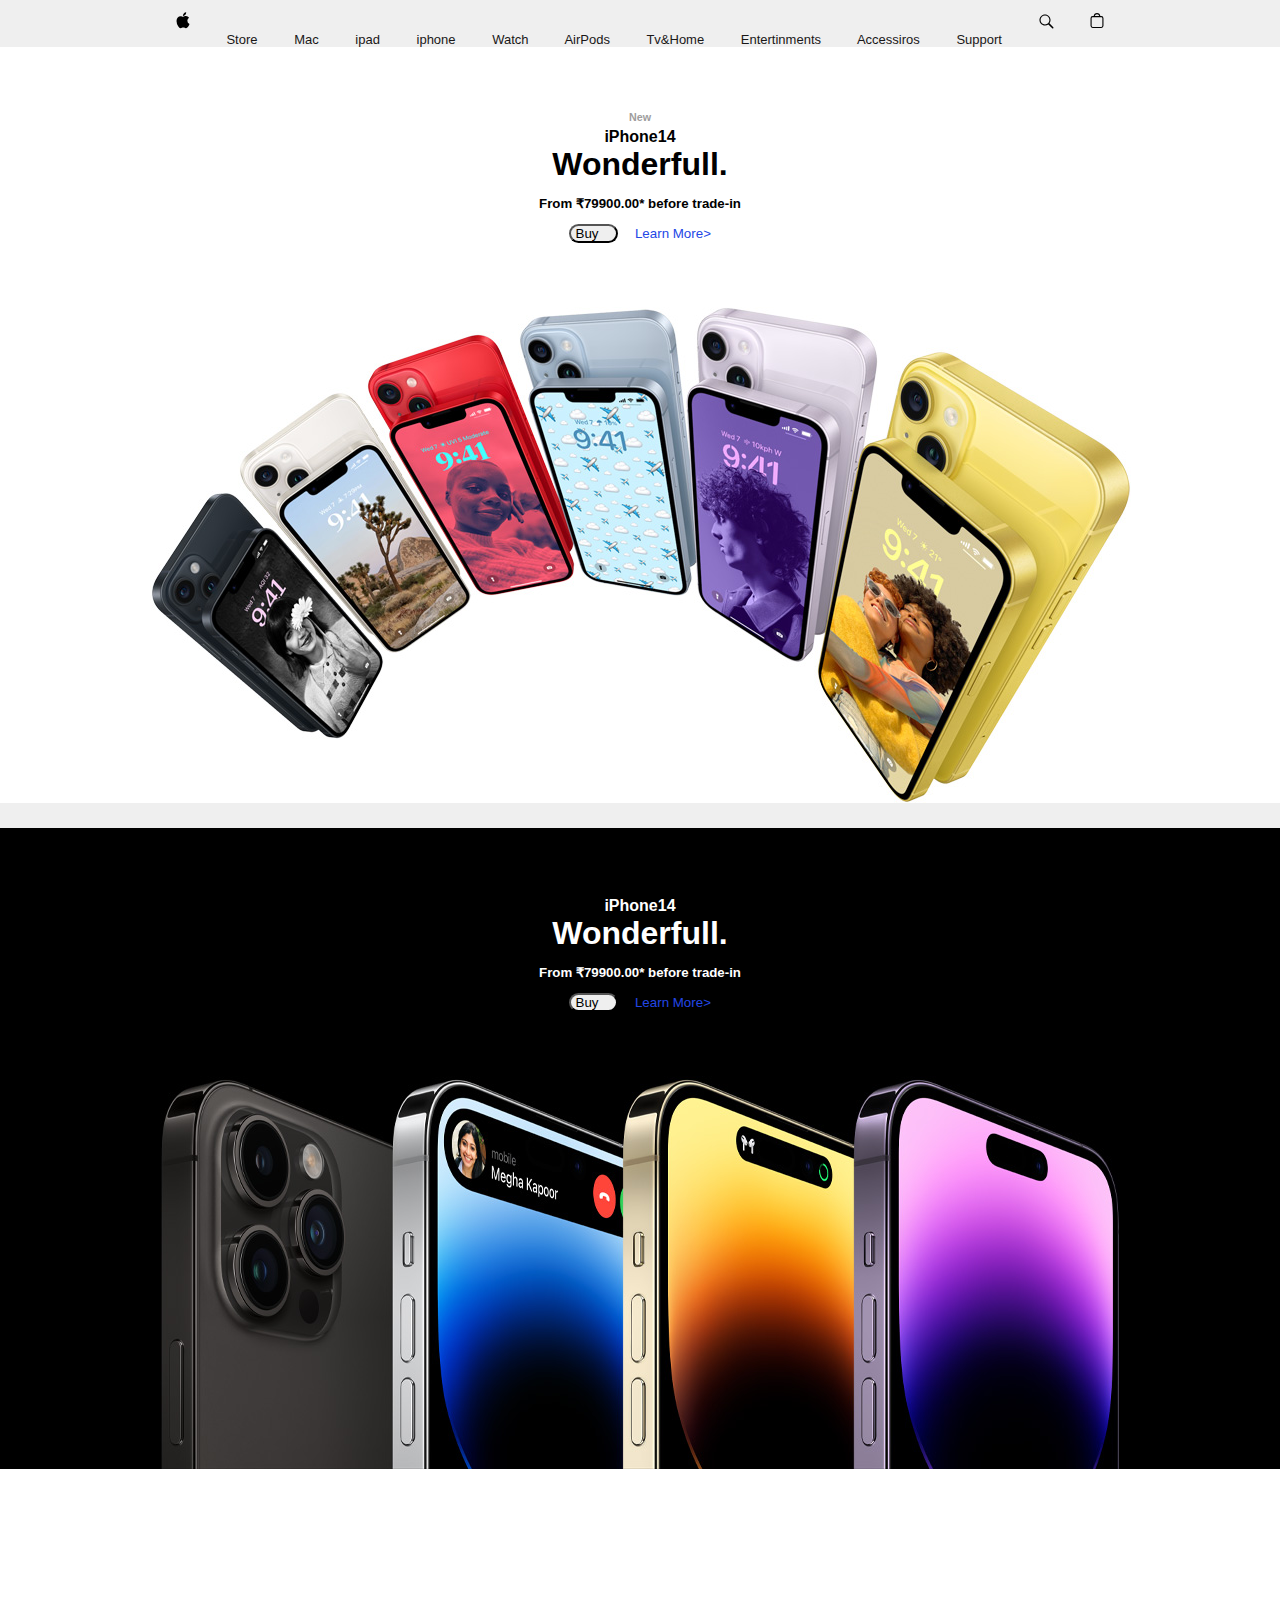
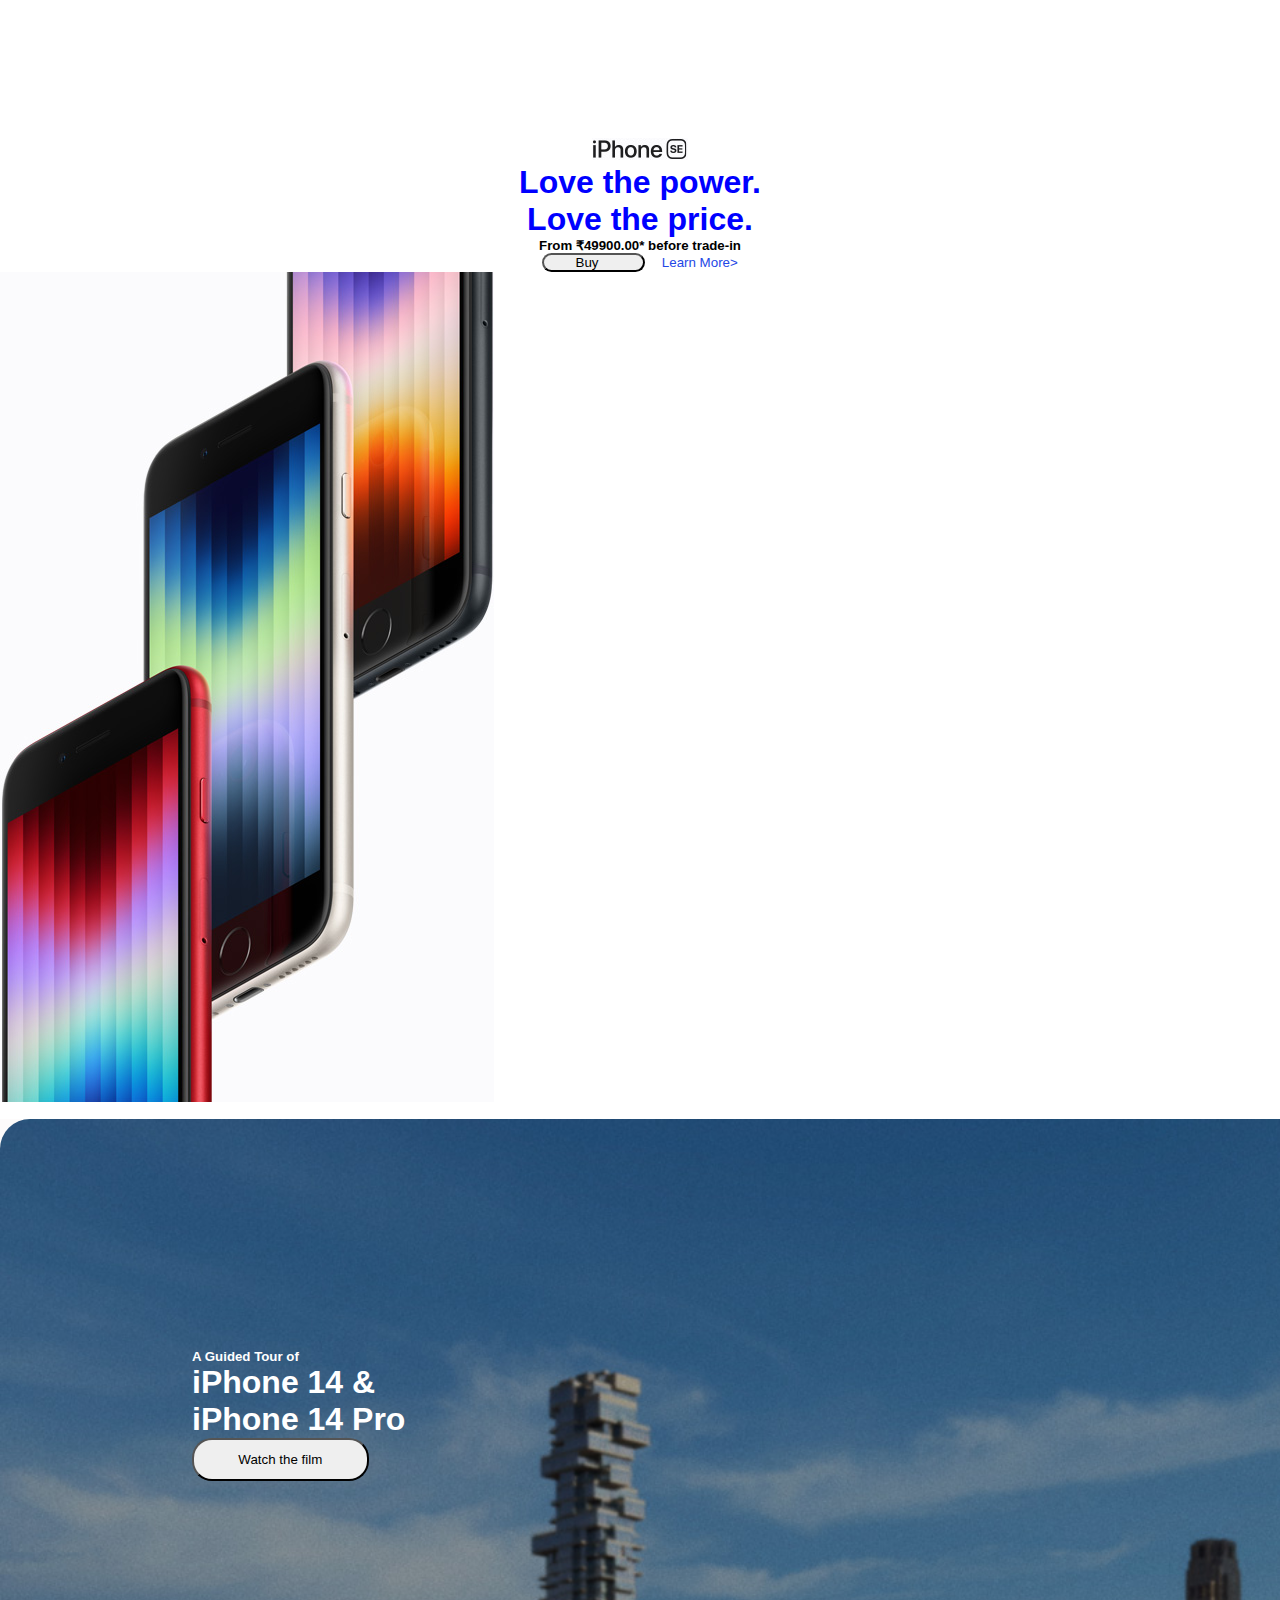
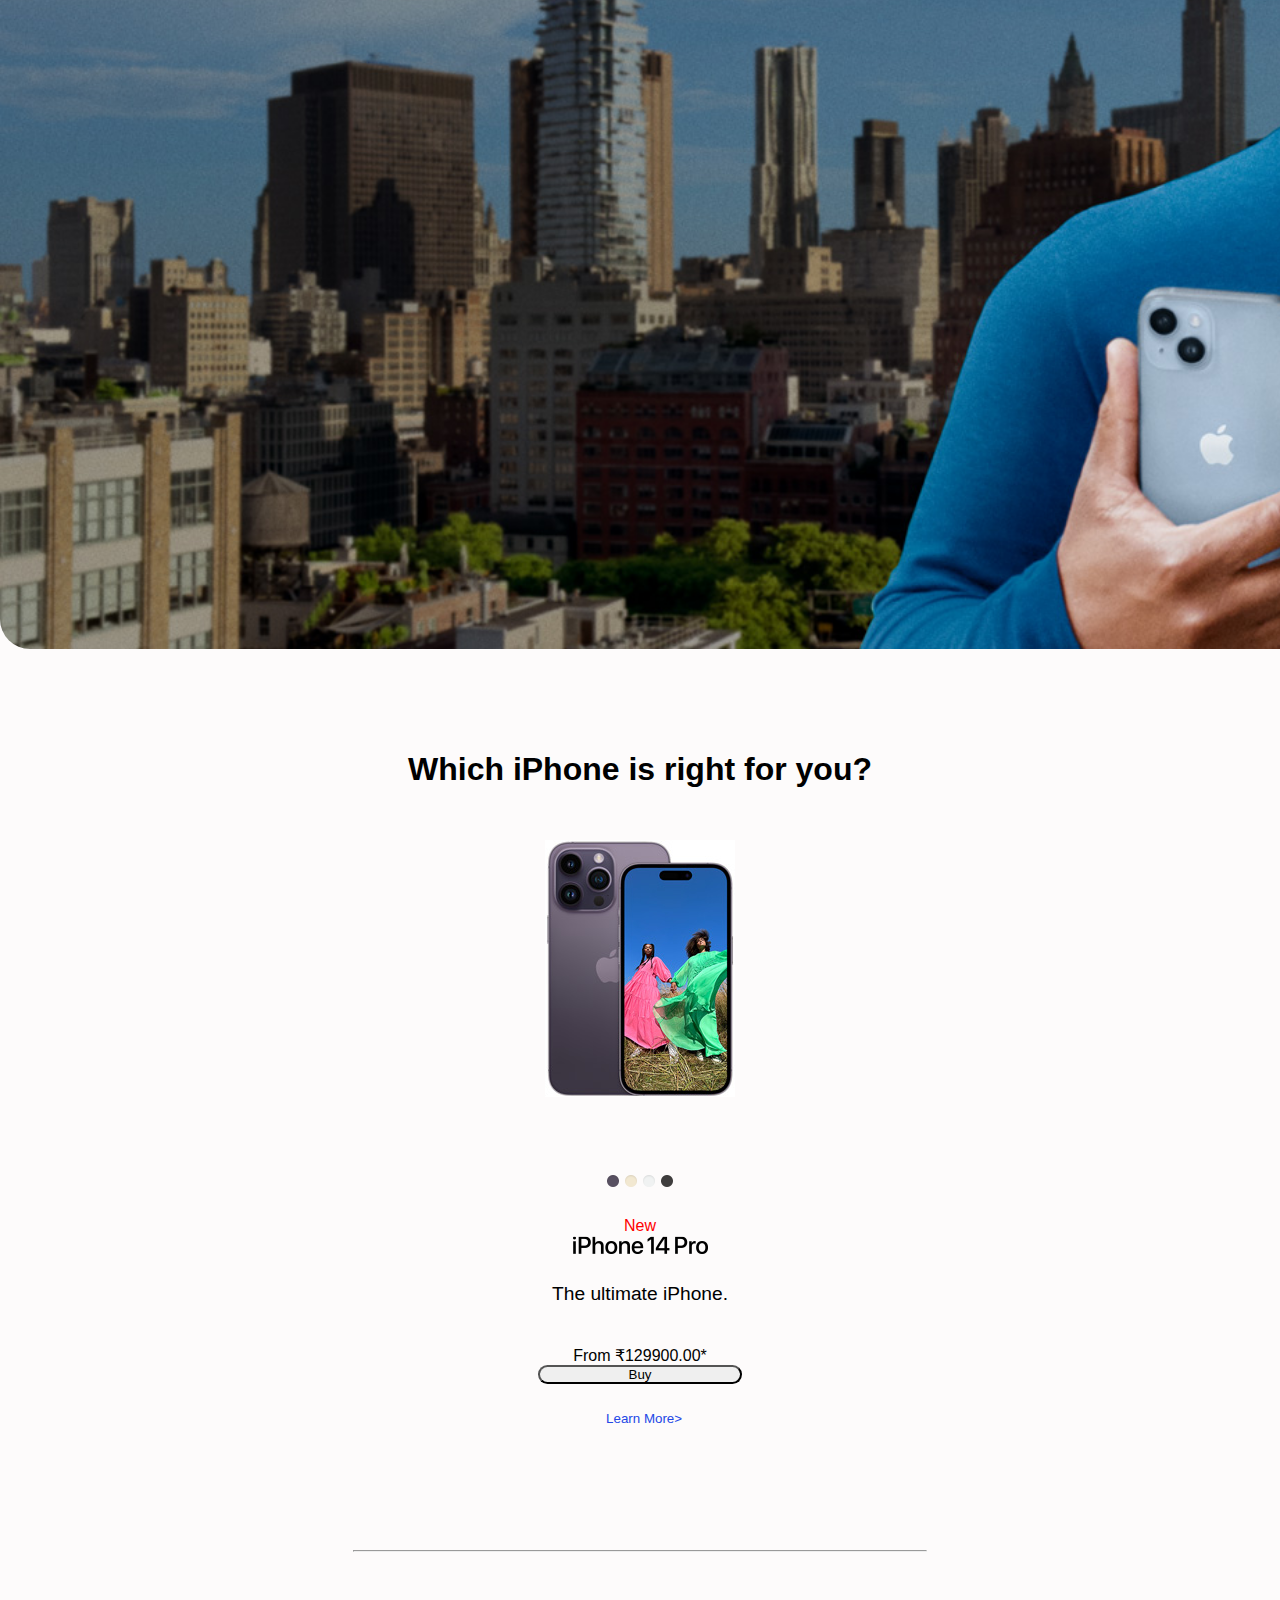
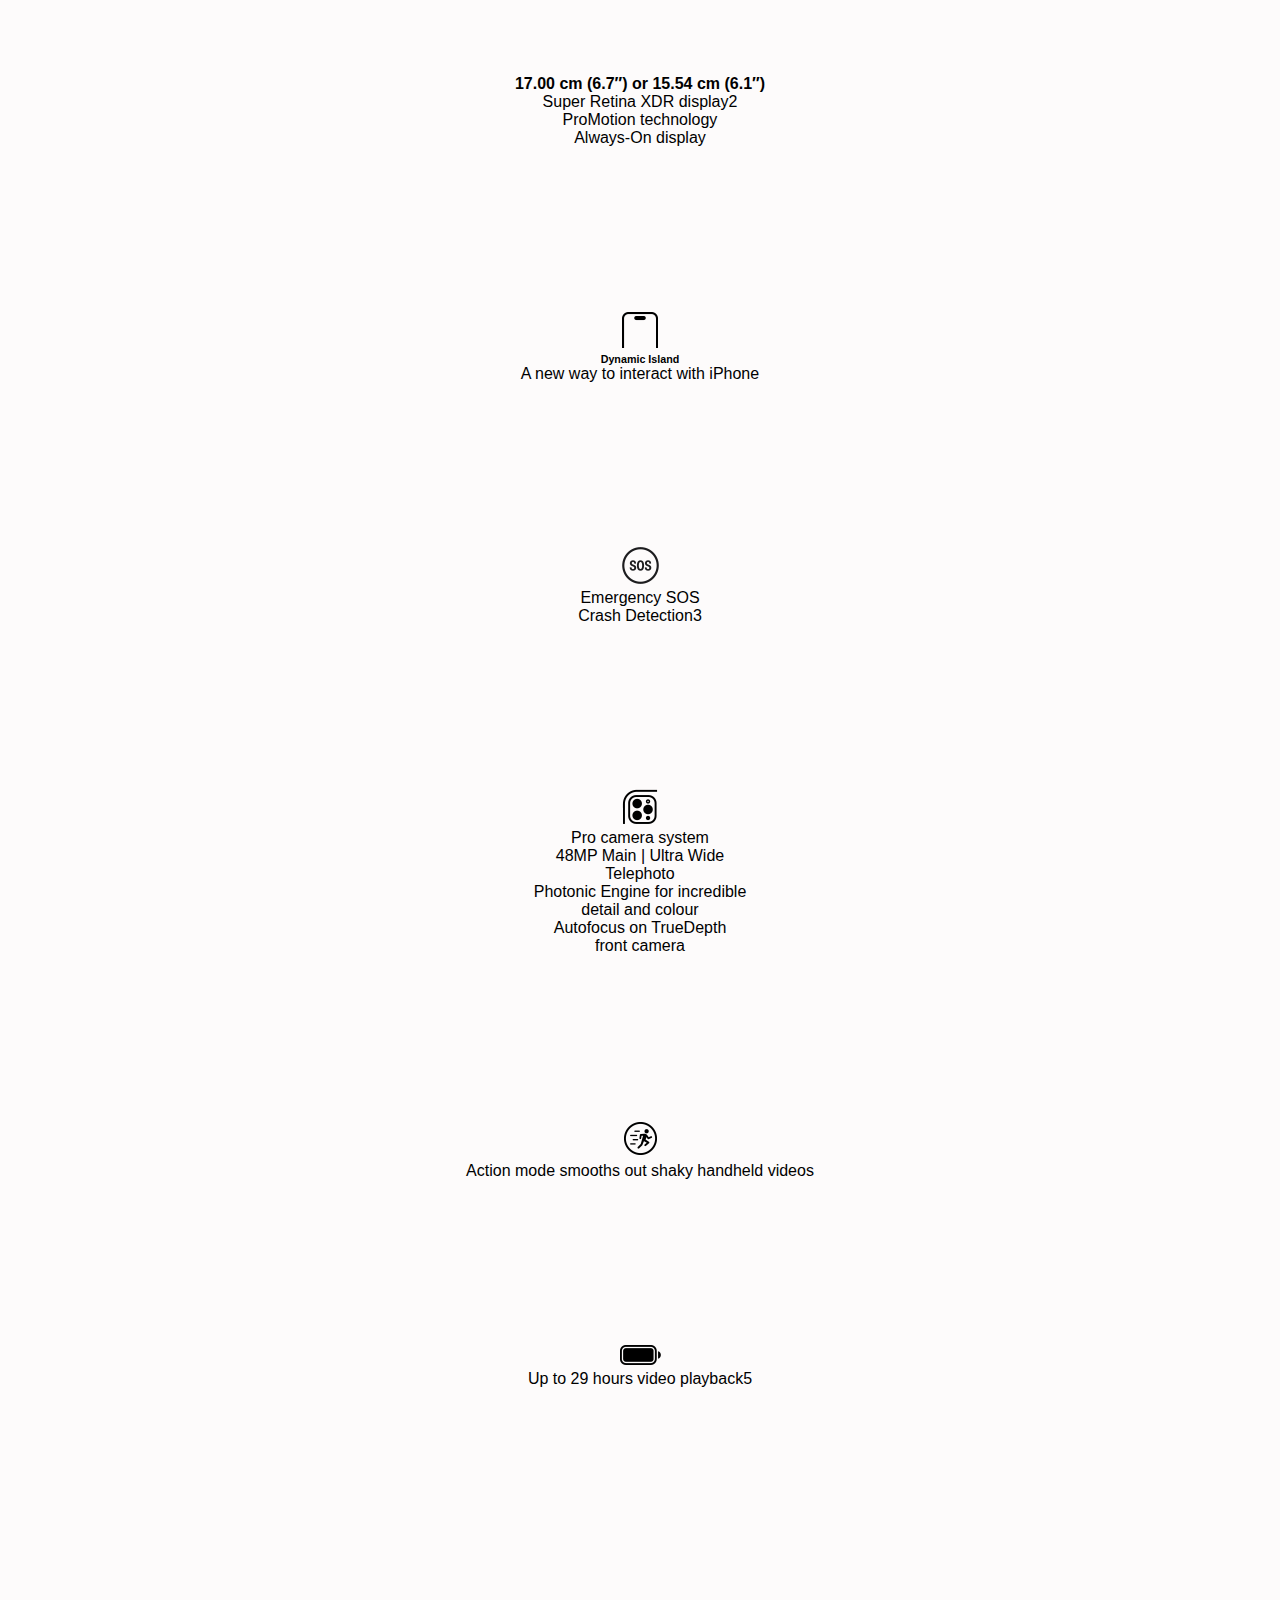
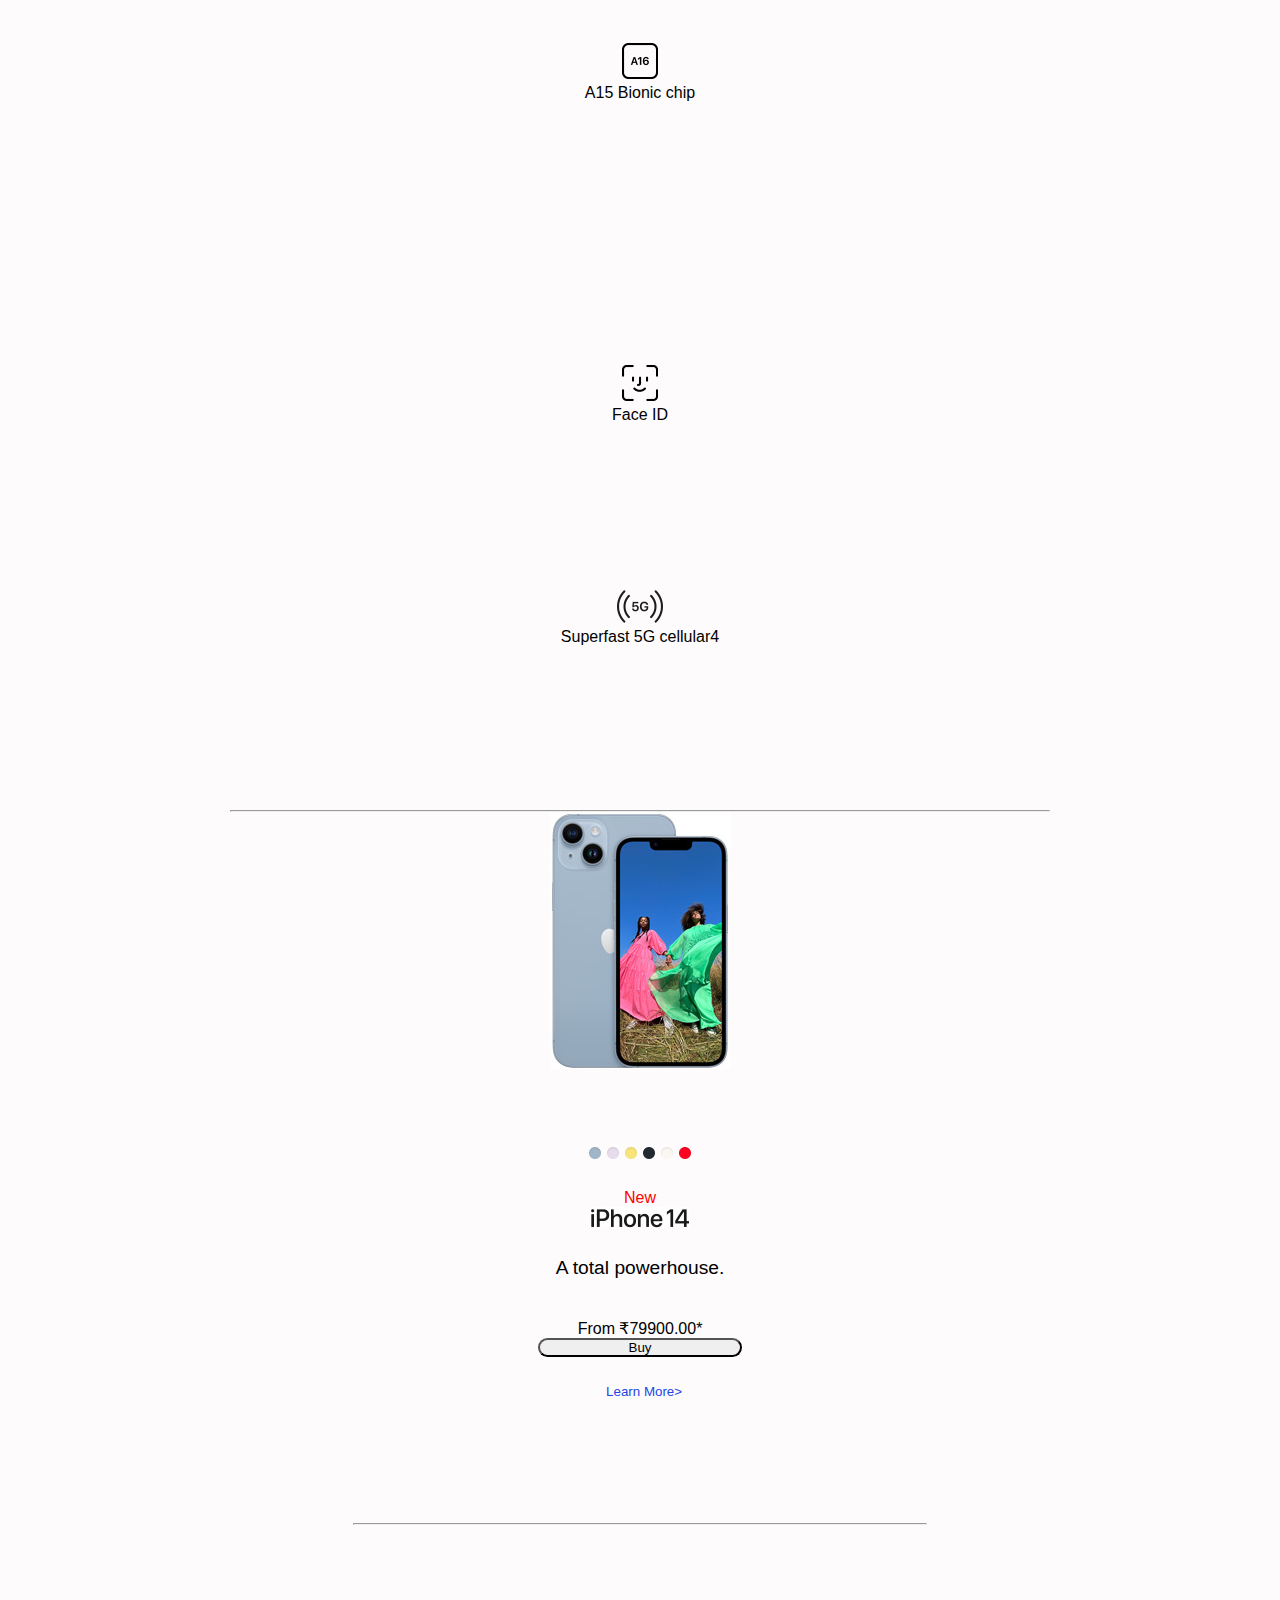
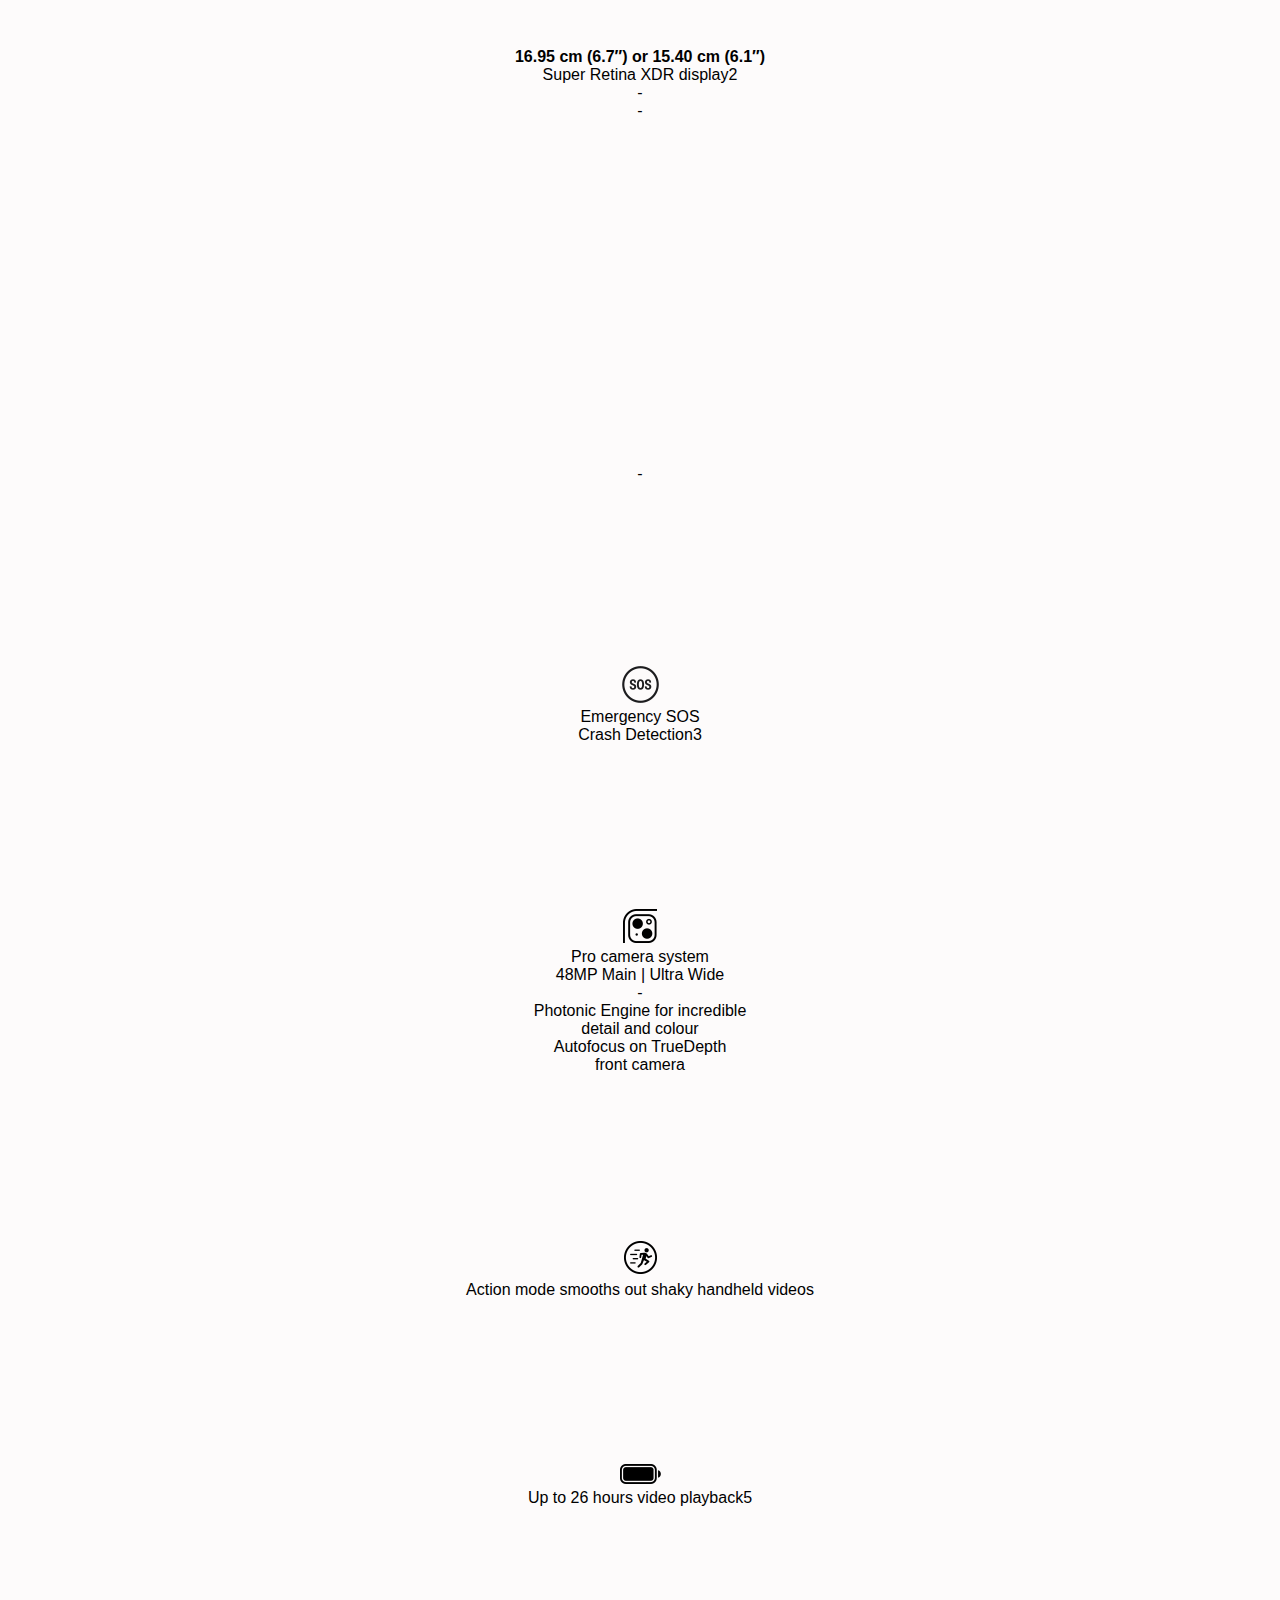
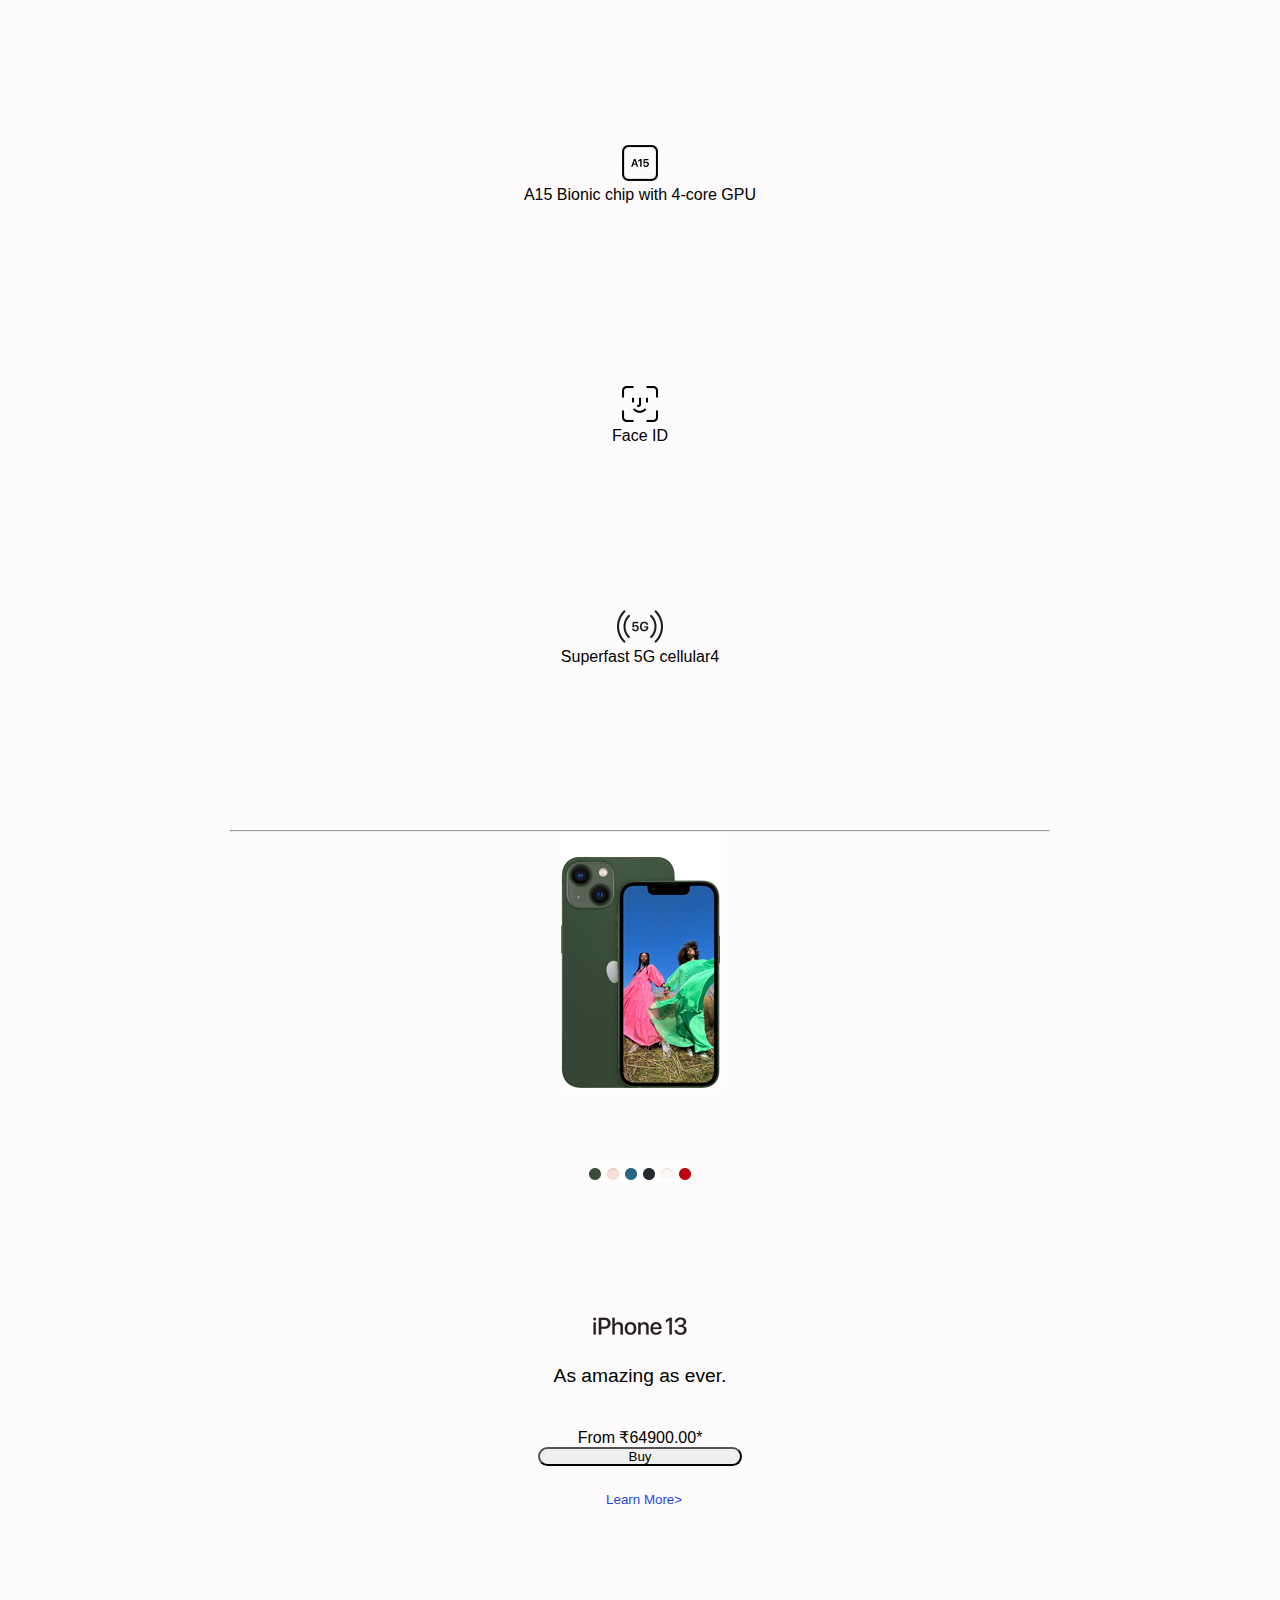
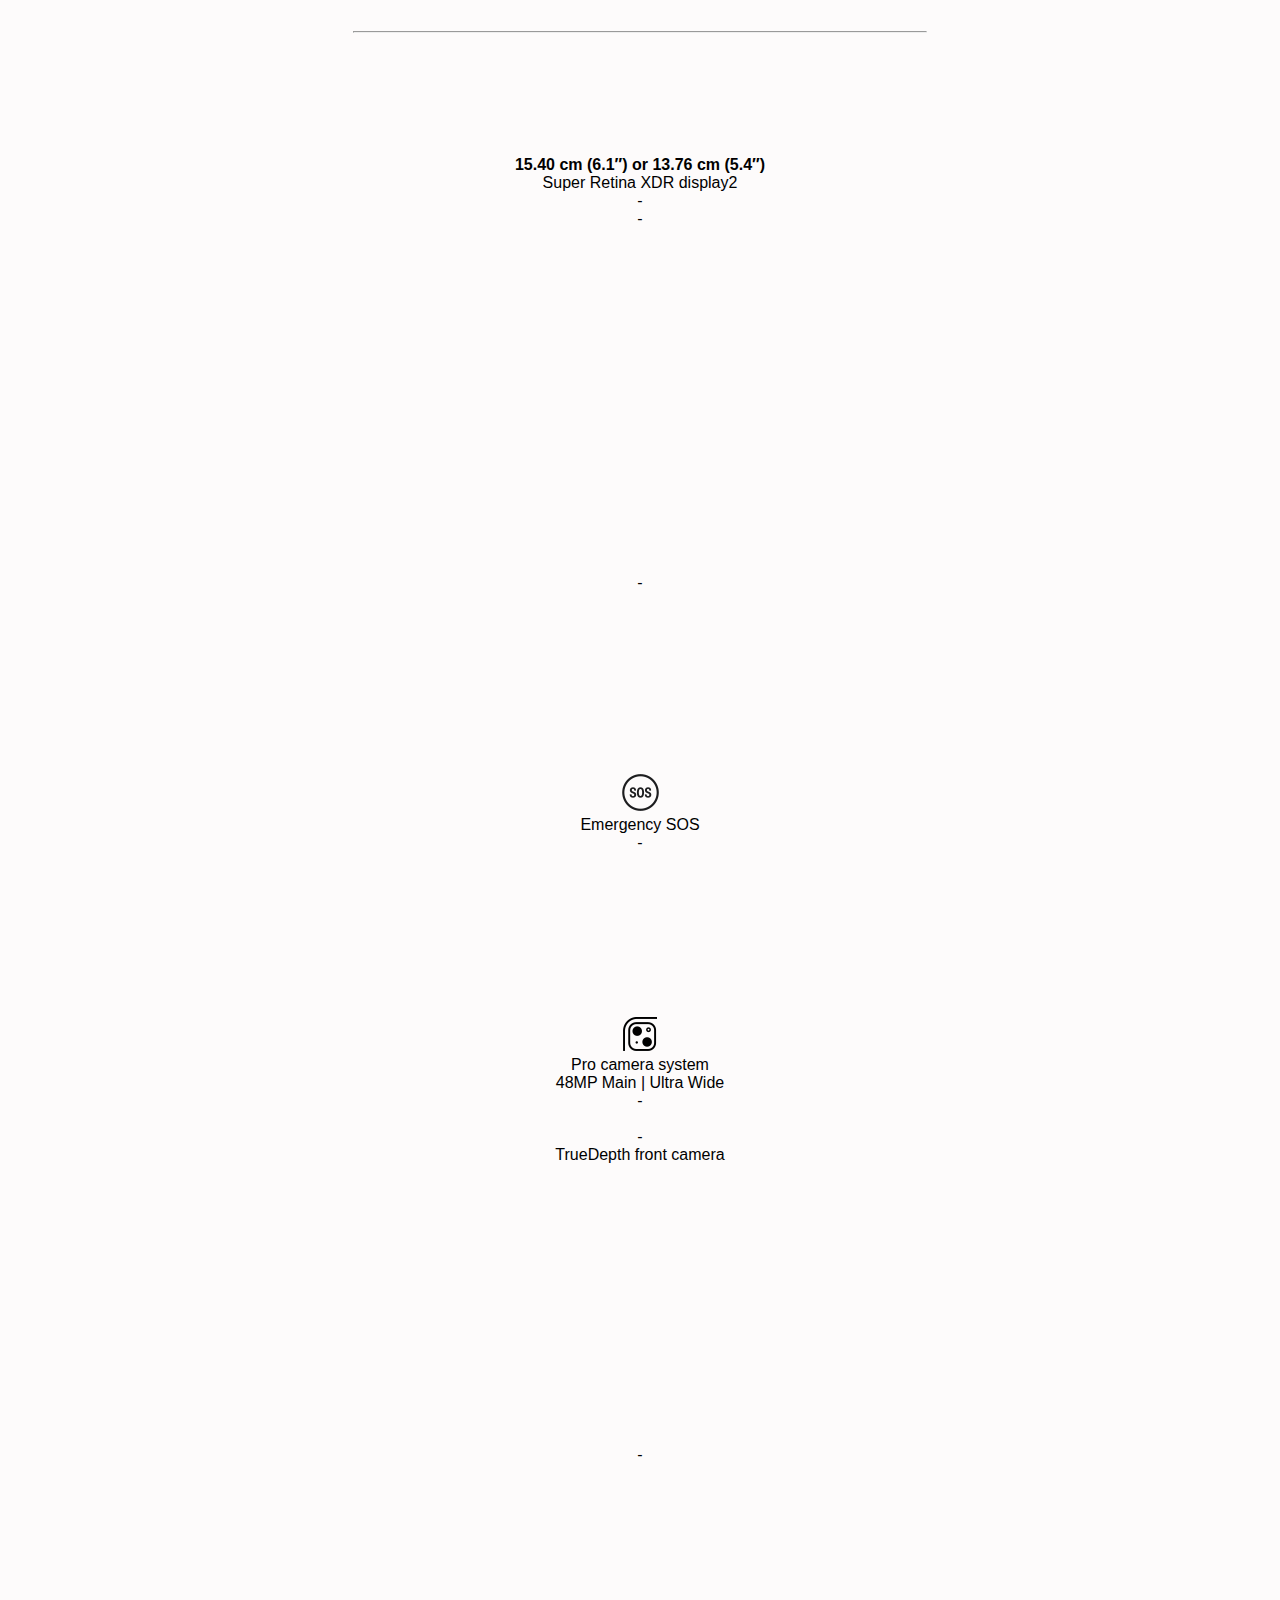
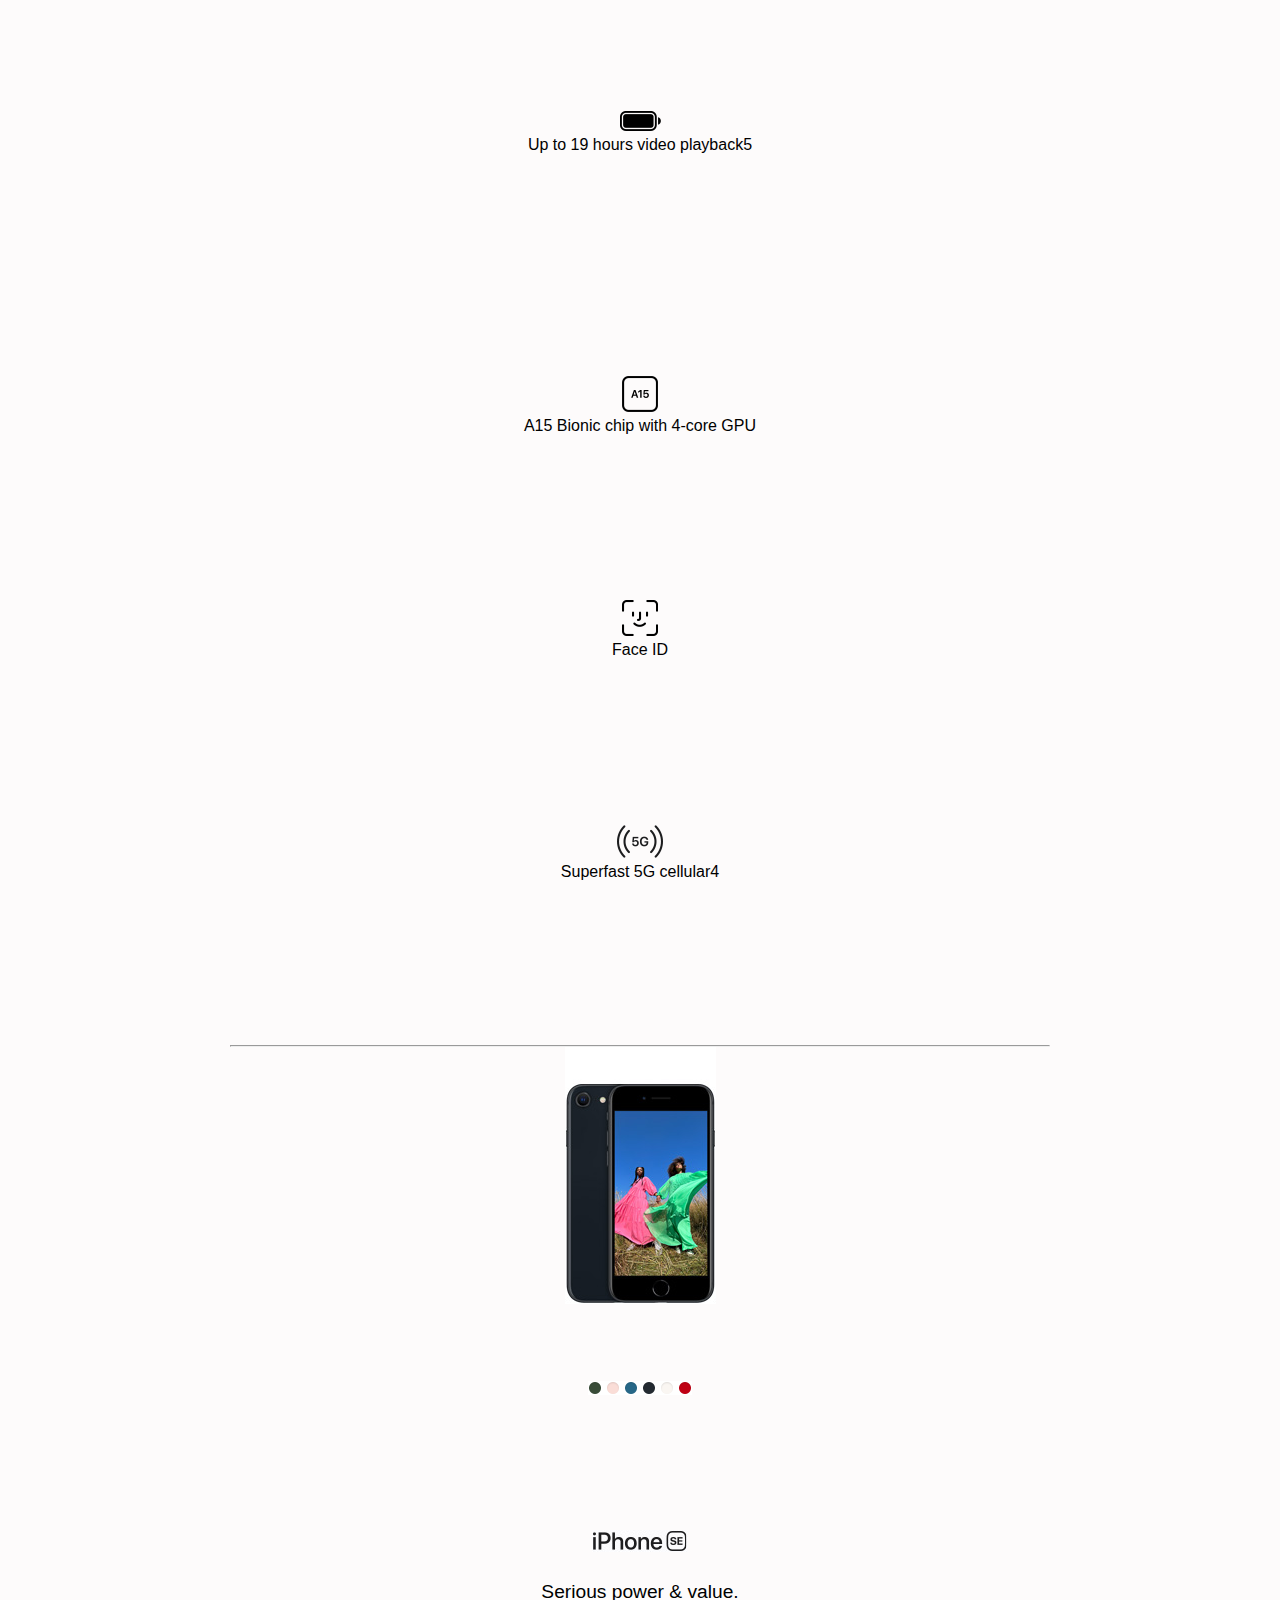
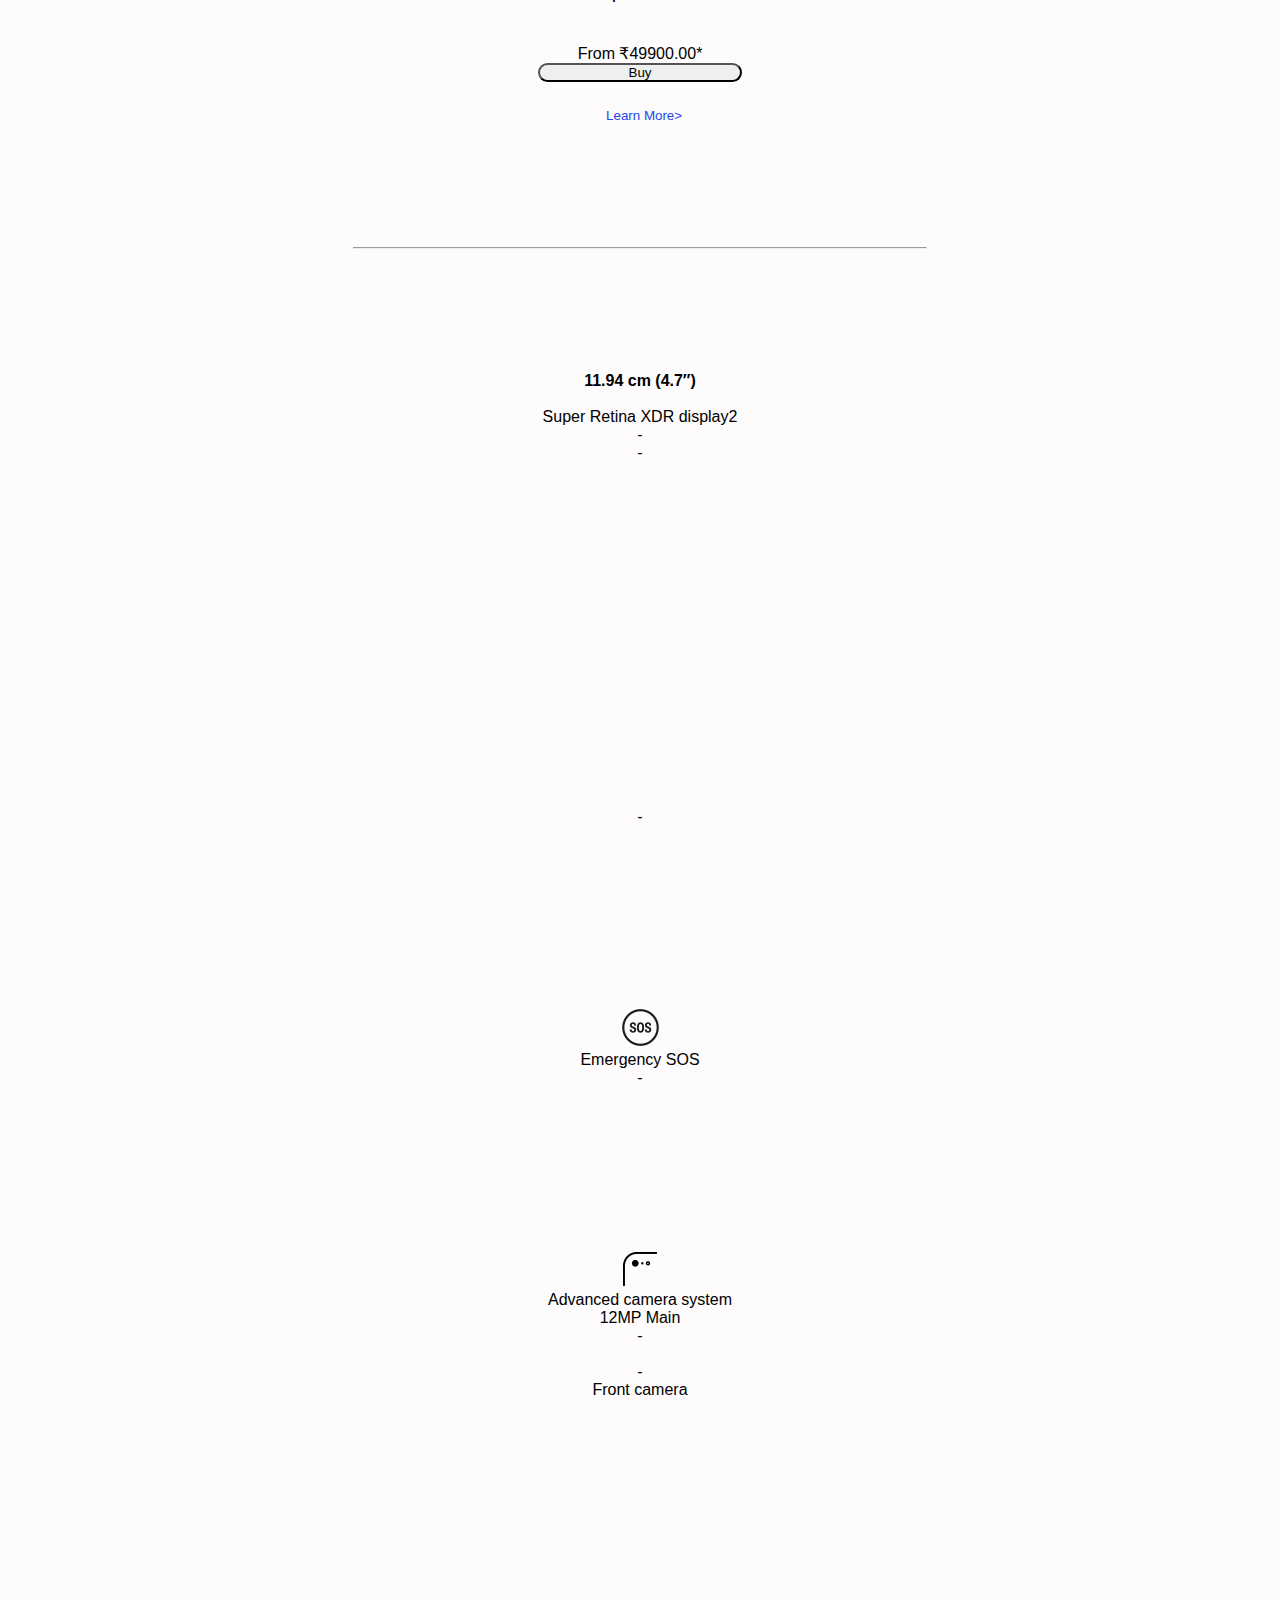
<file: index.html>
<!DOCTYPE html>
<html lang="en">
<head>
    <meta charset="UTF-8">
    <meta http-equiv="X-UA-Compatible" content="IE=edge">
    <meta name="viewport" content="width=device-width, initial-scale=1.0">
    <title>APPPLE.COM</title>
    <link rel="stylesheet" href="index.css">
    <link href="https://cdn.jsdelivr.net/npm/bootstrap@5.0.2/dist/css/bootstrap.min.css" rel="stylesheet" integrity="sha384-EVSTQN3/azprG1Anm3QDgpJLIm9Nao0Yz1ztcQTwFspd3yD65VohhpuuCOmLASjC" crossorigin="anonymous">
    <script src="https://cdn.jsdelivr.net/npm/bootstrap@5.0.2/dist/js/bootstrap.bundle.min.js" integrity="sha384-MrcW6ZMFYlzcLA8Nl+NtUVF0sA7MsXsP1UyJoMp4YLEuNSfAP+JcXn/tWtIaxVXM" crossorigin="anonymous"></script>


</head>
<body>

    <div class="container-fluid " style="background-color: rgb(239, 239, 239);">

            <div class="top_nav_bar d-flex d-none d-lg-block"> 
                <a class="first_nav_bar"><svg height="44" viewBox="0 0 14 44" width="14" xmlns="http://www.w3.org/2000/svg"><path d="m13.0729 17.6825a3.61 3.61 0 0 0 -1.7248 3.0365 3.5132 3.5132 0 0 0 2.1379 3.2223 8.394 8.394 0 0 1 -1.0948 2.2618c-.6816.9812-1.3943 1.9623-2.4787 1.9623s-1.3633-.63-2.613-.63c-1.2187 0-1.6525.6507-2.644.6507s-1.6834-.9089-2.4787-2.0243a9.7842 9.7842 0 0 1 -1.6628-5.2776c0-3.0984 2.014-4.7405 3.9969-4.7405 1.0535 0 1.9314.6919 2.5924.6919.63 0 1.6112-.7333 2.8092-.7333a3.7579 3.7579 0 0 1 3.1604 1.5802zm-3.7284-2.8918a3.5615 3.5615 0 0 0 .8469-2.22 1.5353 1.5353 0 0 0 -.031-.32 3.5686 3.5686 0 0 0 -2.3445 1.2084 3.4629 3.4629 0 0 0 -.8779 2.1585 1.419 1.419 0 0 0 .031.2892 1.19 1.19 0 0 0 .2169.0207 3.0935 3.0935 0 0 0 2.1586-1.1368z"></path></svg></a>
                
                
                
                <a class="first_nav_bar">Store</a>
                <a class="first_nav_bar">Mac</a>
                <a class="first_nav_bar">ipad</a>
                <a class="first_nav_bar">iphone</a>
                <a class="first_nav_bar">Watch</a>
                <a class="first_nav_bar">AirPods</a>
                <a class="first_nav_bar">Tv&Home</a>
                <a class="first_nav_bar">Entertinments</a>
                <a class="first_nav_bar">Accessiros</a>
                <a class="first_nav_bar">Support</a>

                
                <a class="first_nav_bar"><svg xmlns="http://www.w3.org/2000/svg" width="15px" height="44px" viewBox="0 0 15 44"><path d="M14.298,27.202l-3.87-3.87c0.701-0.929,1.122-2.081,1.122-3.332c0-3.06-2.489-5.55-5.55-5.55c-3.06,0-5.55,2.49-5.55,5.55 c0,3.061,2.49,5.55,5.55,5.55c1.251,0,2.403-0.421,3.332-1.122l3.87,3.87c0.151,0.151,0.35,0.228,0.548,0.228 s0.396-0.076,0.548-0.228C14.601,27.995,14.601,27.505,14.298,27.202z M1.55,20c0-2.454,1.997-4.45,4.45-4.45 c2.454,0,4.45,1.997,4.45,4.45S8.454,24.45,6,24.45C3.546,24.45,1.55,22.454,1.55,20z"></path></svg></a>
                <a class="first_nav_bar"><svg height="44" viewBox="0 0 14 44" width="14" xmlns="http://www.w3.org/2000/svg"><path d="m11.3535 16.0283h-1.0205a3.4229 3.4229 0 0 0 -3.333-2.9648 3.4229 3.4229 0 0 0 -3.333 2.9648h-1.02a2.1184 2.1184 0 0 0 -2.117 2.1162v7.7155a2.1186 2.1186 0 0 0 2.1162 2.1167h8.707a2.1186 2.1186 0 0 0 2.1168-2.1167v-7.7155a2.1184 2.1184 0 0 0 -2.1165-2.1162zm-4.3535-1.8652a2.3169 2.3169 0 0 1 2.2222 1.8652h-4.4444a2.3169 2.3169 0 0 1 2.2222-1.8652zm5.37 11.6969a1.0182 1.0182 0 0 1 -1.0166 1.0171h-8.7069a1.0182 1.0182 0 0 1 -1.0165-1.0171v-7.7155a1.0178 1.0178 0 0 1 1.0166-1.0166h8.707a1.0178 1.0178 0 0 1 1.0164 1.0166z"></path></svg></a>
            </div>
           
            
    





    
            <div class="first_headings">
                <h6 class="new_tag">New</h6>
                <h4 class="iphone_tag">iPhone14</h4>
                <h1 class="wonder_tag">Wonderfull.</h1>
                <h5 class="price_tag">From ₹79900.00* before trade‑in</h5>

                <button class="btn btn-primary" id="blue_button">Buy</button>
                <button class="learn_full_button"> <span class="learn_btn">Learn More</span>></button>

                <div class="hero_iphone_14" >
                    <img src="hero_iphone_14__de41900yuggi_large.jpg">
                </div>
            </div>




            <div class="second_headings">
                <h4 class="iphone14_tag">iPhone14</h4>
                <h1 class="wonder14_tag">Wonderfull.</h1>
                <h5 class="price14_tag">From ₹79900.00* before trade‑in</h5>

                <button class="btn btn-primary" id="blue_button">Buy</button>
                <button class="learn_full_button"> <span class="learn_btn">Learn More</span>></button>

                <div class="hero_iphone_14" >
                    <img src="hero_iphone_14_pro__e8bufymdlseq_large.jpg">
                </div>
            </div>
    
    
    
            <div class="row third_heading">
                <div class="col-6 first_col">
                    <img src="iphone_se_logo__ii1n5sjcmci2_large.jpg">
                    <h1 class="iphonese_tag">Love the power.</h1>
                    <h1 class="iphonese_tag">Love the price.</h1>
                    <h5 class="pricese_tag">From ₹49900.00* before trade‑in</h5>

                    <button class="btn btn-primary" id="blue_button_col">Buy</button>
                    <button class="learn_full_button"> <span class="learn_btn">Learn More</span>></button>
                </div>

                <div class="col-6">
                    <img src="iphone_se_hero__gd586pazxqqa_large.jpg" >
                </div>
            </div>



            <div style="background-color:rgb(253, 251, 251); background-size: cover;" >
                <div class="d-flex justify-content-center">
                    <div class="guide_bg_img">
                        <h5 class="guide_bg_img_tag">A Guided Tour of</h5>
                        <h1 class="guide_bg_img_tag1">iPhone 14 &</h1>
                        <h1 class="guide_bg_img_tag1">iPhone 14 Pro</h1>
                        
                        <button class="btn-light guide_bg_img_tag_button">Watch the film</button>
                        
                    </div>
                </div>



                <div class="right_choice_heading ">
                        <h1>Which iPhone is right for you?</h1>
                </div>

                    

                <div class="row compare_portion">
                        
                        <div class="col-lg-3 col-md-6 col-sm-12">
                            <div>
                                    <div>
                                        <img src="compare_iphone_14_pro__cjmfbiggqhpy_large.jpg">
                                    </div>
                                    <div>
                                        <img src="swatch_iphone_14_pro__c2bl98e0li4i_large.png" style="padding-top: 9%; padding-bottom: 3%;">
                                    </div>
                                        <h7 class="new_one">New</h7>
                                    <div>
                                        <img src="logo_iphone_14_pro__edxo9r6p2g8y_large.png">
                                    </div>

                                    <div>
                                        <p style="padding-top: 3%;padding-bottom: 5%; font-size: larger;">The ultimate iPhone.</p>
                                        <p class="pricese_tag">From ₹129900.00*</p>
                                            <div>
                                                <button class="btn btn-primary " style="margin-bottom: 3%; border-radius: 20px;width: 25%;">Buy</button>
                                            </div>
                                            <div>
                                                <button class="learn_full_button"> <span class="learn_btn">Learn More</span>></button>
                                            </div>
                                    </div>
                                    <hr style="margin: 15%;">
                            </div>    

                            <div>
                                <h4>17.00 cm (6.7″) or 15.54 cm (6.1″)</h4>
                                <p>Super Retina XDR display2</p> 
                                <p>ProMotion technology</p>
                                <p>Always-On display</p>
                            </div>

                            <div style="padding-top:20%;">
                                <img src="icon_dynamic_island__d9d7y565nzsm_large.png">
                                <h6>Dynamic Island</h6>
                                <p>A new way to interact with iPhone</p>
                            </div>

                            <div style="padding-top:20%;">
                                <img src="icon_sos__d13do2p9n7qu_large.png">
                                <p>Emergency SOS</p>
                                <p>Crash Detection3</p>
                            </div>

                            <div style="padding-top:20%;">
                                <img src="icon_14_pro_camera__fxu2mrckyk2u_large.png">
                                <p>Pro camera system
                                    <br>48MP Main | Ultra Wide
                                    <br>Telephoto
                                    <br>Photonic Engine for incredible
                                    <br> detail and colour
                                    <br>Autofocus on TrueDepth
                                    <br>front camera</p>    
                            </div>

                            <div style="padding-top:20%;">
                                <img src="icon_action_mode__d5z3w2bkrwk2_large.png">
                                <p>Action mode smooths out shaky 
                                    handheld videos</p>
                                
                            </div>

                            <div style="padding-top:20%;">
                                <img src="icon_battery__wqowcbwj50y2_large.png">
                                <p>Up to 29 hours
                                    video playback5</p>
                                
                            </div>

                            <div style="padding-top:31%;">
                                <img src="icon_a16__fjqclpv24fma_large.png">
                                <p>A15 Bionic chip</p>   
                            </div>

                            <div style="padding-top:32%;">
                                <img src="icon_face_id__eyzciiwkc5oy_large.png">
                                <p>Face ID</p>
                                
                            </div>

                            <div style="padding-top:20%;">
                                <img src="icon_5g__f6zugtbm15ua_large.png">
                                <p>Superfast 5G cellular4</p>
                                
                            </div>

                            <hr style="margin-top: 20%;">


                        </div>



                        <div class="col-lg-3 col-md-6 col-sm-12">
                            <div>
                                    <div>
                                        <img src="compare_iphone_14__ct4sjk962pea_large.jpg">
                                    </div>
                                    <div>
                                        <img src="swatch_iphone_14__eatap63qk6wm_large.png" style="padding-top: 9%; padding-bottom: 3%;">
                                    </div>
                                        <h7 class="new_one">New</h7>
                                    <div>
                                        <img src="iphone_14_logo__ba98feioouf6_large.jpg">
                                    </div>

                                    <div>
                                        <p style="padding-top: 3%;padding-bottom: 5%; font-size: larger;">A total powerhouse.</p>
                                        <p class="pricese_tag">From ₹79900.00*</p>
                                        <div>
                                            <button class="btn btn-primary " style="margin-bottom: 3%; border-radius: 20px;width: 25%;">Buy</button>
                                        </div>
                                        <div>
                                            <button class="learn_full_button"> <span class="learn_btn">Learn More</span>></button>
                                        </div>
                                        
                                    </div>
                                    <hr style="margin: 15%;">
                            </div>

                            <div>
                                <h4>16.95 cm (6.7″) or 15.40 cm (6.1″)</h4>
                                <p>Super Retina XDR display2</p> 
                                <p>-</p>
                                <p>-</p>
                            </div>

                            <div style="padding-top:40%;">                        
                                <br>
                                <p>-</p>
                                <br>
                            </div>

                            <div style="padding-top:20%;">
                                <img src="icon_sos__d13do2p9n7qu_large.png">
                                <p>Emergency SOS</p>
                                <p>Crash Detection3</p>
                            </div>

                            <div style="padding-top:20%;">
                                <img src="icon_14_camera__e6tkwcfw12wm_large.png">
                                <p>Pro camera system
                                    <br>48MP Main | Ultra Wide
                                    <br>-
                                    <br>Photonic Engine for incredible
                                    <br> detail and colour
                                    <br>Autofocus on TrueDepth
                                    <br>front camera</p>    
                            </div>

                            <div style="padding-top:20%;">
                                <img src="icon_action_mode__d5z3w2bkrwk2_large.png">
                                <p>Action mode smooths out shaky 
                                    handheld videos</p>
                                
                            </div>

                            <div style="padding-top:20%;">
                                <img src="icon_battery__wqowcbwj50y2_large.png">
                                <p>Up to 26 hours
                                    video playback5</p>
                                
                            </div>

                            <div style="padding-top:29%;">
                                <img src="icon_a15__gde9u4vunqqa_large.png">
                                <p>A15 Bionic chip
                                    with 4-core GPU</p>
                                
                            </div>

                            <div style="padding-top:22%;">
                                <img src="icon_face_id__eyzciiwkc5oy_large.png">
                                <p>Face ID</p>
                                
                            </div>

                            <div style="padding-top:20%;">
                                <img src="icon_5g__f6zugtbm15ua_large.png">
                                <p>Superfast 5G cellular4</p>
                                
                            </div>

                            <hr style="margin-top: 20%;">


                        </div>
                            



                        <div class="col-lg-3 col-md-6 col-sm-12">
                            <div>
                                    <div>
                                        <img src="compare_iphone_13__fqzwhmfmroey_large.jpg">
                                    </div>
                                    <div>
                                        <img src="swatch_iphone_13__cr1wl9d1b5aq_large.png" style="padding-top: 9%; padding-bottom: 3%;">
                                    </div>
                                    <div>
                                        <img src="logo_iphone_13__2eze52plyky6_large.png" style="padding-top: 13%;">
                                    </div>

                                    <div>
                                        <p style="padding-top: 3%;padding-bottom: 5%; font-size: larger;">As amazing as ever.</p>
                                        <p class="pricese_tag">From ₹64900.00*</p>
                                        <div>
                                            <button class="btn btn-primary " style="margin-bottom: 3%; border-radius: 20px;width: 25%;">Buy</button>
                                        </div>
                                        <div>
                                            <button class="learn_full_button"> <span class="learn_btn">Learn More</span>></button>
                                        </div>

                                    </div>
                                    <hr style="margin: 15%;">
                            </div>

                            <div>
                                <h4>15.40 cm (6.1″) or 13.76 cm (5.4″)</h4>
                                <p>Super Retina XDR display2</p> 
                                <p>-</p>
                                <p>-</p>
                            </div>

                            <div style="padding-top:40%;">                        
                                <br>
                                <p>-</p>
                                <br>
                            </div>

                            <div style="padding-top:20%;">
                                <img src="icon_sos__d13do2p9n7qu_large.png">
                                <p>Emergency SOS</p>
                                <p>-</p>
                            </div>


                            <div style="padding-top:20%;">
                                <img src="icon_13_camera__dke1rclw32oi_large.png">
                                <p>Pro camera system
                                    <br>48MP Main | Ultra Wide
                                    <br>-
                                    <br>
                                    <br>-
                                    <br>TrueDepth front camera
                                    <br></p>    
                            </div>

                            <div style="padding-top:30%;">
                                <br>
                                <br>
                                <p>-</p>
                            </div>

                            <div style="padding-top:30%;">
                                <img src="icon_battery__wqowcbwj50y2_large.png">
                                <p>Up to 19 hours
                                    video playback5</p>
                                
                            </div>

                            <div style="padding-top:27%;">
                                <img src="icon_a15__gde9u4vunqqa_large.png">
                                <p>A15 Bionic chip
                                    with 4-core GPU</p>
                                
                            </div>

                            <div style="padding-top:20%;">
                                <img src="icon_face_id__eyzciiwkc5oy_large.png">
                                <p>Face ID</p>
                                
                            </div>

                            <div style="padding-top:20%;">
                                <img src="icon_5g__f6zugtbm15ua_large.png">
                                <p>Superfast 5G cellular4</p>
                                
                            </div>

                            <hr style="margin-top: 20%;">


                        </div>



                        <div class="col-lg-3 col-md-6 col-sm-12">
                            <div>
                                    <div>
                                        <img src="compare_iphone_se__d5blqx1pgymq_large.jpg">
                                    </div>
                                    <div>    
                                        <img src="swatch_iphone_13__cr1wl9d1b5aq_large.png" style="padding-top: 9%; padding-bottom: 3%;">
                                    </div>
                                    <div>
                                        <img src="iphone_se_logo__ii1n5sjcmci2_large.jpg" style="padding-top: 13%;">
                                    </div>

                                    

                                    <div>
                                        <p style="padding-top: 3%;padding-bottom: 5%; font-size: larger;">Serious power & value.</p>
                                        <p class="pricese_tag">From ₹49900.00*</p>
                                            <div>
                                                <button class="btn btn-primary " style="margin-bottom: 3%; border-radius: 20px;width: 25%;">Buy</button>
                                            </div>
                                            <div>
                                                <button class="learn_full_button"> <span class="learn_btn">Learn More</span>></button>
                                            </div>

                                    </div>
                                    <hr style="margin: 15%;">
                            </div>

                            <div>
                                <h4>11.94 cm (4.7″)</h4>
                                <br>
                                <p>Super Retina XDR display2</p> 
                                <p>-</p>
                                <p>-</p>
                            </div>

                            <div style="padding-top:40%;">                        
                                <br>
                                <p>-</p>
                                <br>
                            </div>


                            <div style="padding-top:20%;">
                                <img src="icon_sos__d13do2p9n7qu_large.png">
                                <p>Emergency SOS</p>
                                <p>-</p>
                            </div>

                            <div style="padding-top:20%;">
                                <img src="icon_se_camera__cs1t6sujjdiu_large.png">
                                <p>Advanced camera system
                                    <br>12MP Main
                                    <br>-
                                    <br>
                                    <br>-
                                    <br>Front camera
                                    <br></p>    
                            </div>

                            <div style="padding-top:30%;">
                                <br>
                                <br>
                                <p>-</p>
                            </div>

                            <div style="padding-top:30%;">
                                <img src="icon_battery__wqowcbwj50y2_large.png">
                                <p>Up to 15 hours
                                    video playback5</p>
                                
                            </div>

                            <div style="padding-top:28%;">
                                <img src="icon_a15__gde9u4vunqqa_large.png">
                                <p>A15 Bionic chip
                                    with 4-core GPU</p>
                                
                            </div>

                            <div style="padding-top:20%;">
                                <img src="icon_touch_id__etlcbgeryay6_large.png">
                                <p>Touch ID</p>
                                
                            </div>

                            <div style="padding-top:20%;">
                                <img src="icon_5g__f6zugtbm15ua_large.png">
                                <p> 5G cellular4</p>
                                
                            </div>

                            <hr style="margin-top: 20%;">


                        </div>









                
                
                </div>
           


                <div class="compare_button">
                    <button class="learn_full_button"> <span class="learn_btn">Compare all iPhone models</span>></button>
                    <button class="learn_full_button"> <span class="learn_btn">Shop iPhone</span>></button>
                </div>

            </div>




            <div class="d-flex justify-content-center" >
                <div class="second_major_bg"style="margin-top: 2%;">

                    <div class="row " >
                        <div class="col-lg-6 col-md-12 col-sm-12 mini_bg_white">
                            <h1>Take your pick of<br> Mother’s Day gifts.</h1>
                            <p>So many ways to thank whoever you call Mom.</p>

                            <button style="font-size: 22px;"  class="learn_full_button"> <span class="learn_btn">Shop the gift guide</span>></button>
                        </div>
                        <div class="col-lg-6 col-md-12 col-sm-12">
                            <img src="md23_fampage_banner__cx7zup1dw56q_large.png" style="padding-top: 4.5%;" >
                        </div>
                    </div>
                    

                </div>
            </div>


            <div>
                <h1 class="ways_heading">Ways to Buy iPhone</h1>
            </div>


            <div class="d-flex justify-content-center " style="padding-bottom: 2%;" >
                <div class="second_major_bg"style="margin-top: 4%;">

                    <div class="row " >
                        <div class="col-lg-12 col-md-12 col-sm-12 mini_bg_white2">
                            <h3>Get ₹20000.00-₹57800.00 in credit
                                <br>towards iPhone 14 or iPhone 14 Pro
                                <br> when you trade in iPhone 11 or higher.1</h3>
                            

                                <button style="font-size: 22px;"  class="learn_full_button"> <span class="learn_btn">See what your device is worth</span>></button>
                        </div>
                        <div class="col-lg-6 col-md-12 col-sm-12">
                            <img src="trade_in__elbczdpbk06e_large.jpg" style="padding-top: 4.5%;">
                        </div>
                    </div>
                    

                </div>
            </div>

            <div class="d-flex justify-content-center ">
                <div  class="why_apple text-center" >
                    <h1>Why Apple is the best
                        <br> place to buy iPhone.</h1>
                        <br>
                    <h5>You can choose a payment option that works for
                        <br> you, pay less with a trade‑in, connect your new
                        <br> iPhone to your carrier and get set up quickly.
                        <br>You can also chat with a Specialist anytime.</h5>

                        <button style="font-size: 22px;" class="learn_full_button"> <span class="learn_btn">Learn more</span>></button>

                </div>
            </div>

            <div>
                <h1 class="ways_heading">Featured accessories</h1>
            </div>
    
            <div class="d-flex justify-content-center " style="padding-bottom: 2%;" >
                <div class="second_major_bg"style="margin-top: 4%;">

                    <div class="row " >
                        <div class="col-lg-5 col-md-12 col-sm-12 mini_bg_white3">
                            <h1>MagSafe</h1>
                            <br>
                            <h5>Snap on a magnetic case, wallet
                                <br> or both. And get faster
                                <br> wireless charging.</h5>
                            <br>

                            <button style="font-size: 22px;"  class="learn_full_button"> <span class="learn_btn">Shop MagSafe accessories</span>></button>
                        </div>
                        <div class="col-lg-7 col-md-12 col-sm-12">
                            <img src="magsafe__bfji5hb1mqsy_large.jpg" style="padding-top: 8.5%;">
                        </div>
                    </div>
                    

                </div>
            </div>

            <div class="d-flex justify-content-center " style="padding-bottom: 2%;" >
                <div class="second_major_bg"style="margin-top: 4%;">

                    <div class="row " >
                        
                        <div class="col-lg-7 col-md-12 col-sm-12">
                            <img src="airtag__b5lt0bcbd9ua_large (1).jpg">
                        </div>

                        <div class="col-lg-5 col-md-12 col-sm-12 mini_bg_white4">
                            <h1>AirTag</h1>
                            <br>
                            <h5>Attach one to your keys. Put another in your
                                <br> backpack. If they’re misplaced, simply use
                                <br> the Find My app.</h5>
                            <br>

                            <button style="font-size: 22px;"  class="learn_full_button"> <span class="learn_btn">Buy</span>></button>
                            <button style="font-size: 22px;"  class="learn_full_button"> <span class="learn_btn">Learn more</span>></button>
                        </div>
                    </div>
                    

                </div>
            </div>

            <div class="white_bg_airpods">
                <h1>Magic runs in
                    <br> the family.</h1>
                <div class="white_bg_airpods_inner">
                    <p>Explore all AirPods models and
                        <br> find the best ones for you.</p>
                    <button style="font-size: 22px; padding-right: 12%;"  class="learn_full_button"> <span class="learn_btn">Learn more</span>></button>    
                </div>
            </div>

            <div style=" text-align: center; ">
                <button style="font-size: 22px; "  class="learn_full_button"> <span class="learn_btn">Shop all iPhone accessories</span>></button>
            </div>



            <div>
                <div class="row mini_cards_main" >
                    <div class="col-lg-4 col-md-12 col-sm-12 mini_cards">
                    
                        <div>
                            <img src="icon_delivery__f4vnk0swb0eq_large.png">
                            <h4>Free delivery and pickup</h4>
                            <p>Get free delivery or pick up at your
                                <br> Apple Store.</p>
                            <button style="font-size: 22px;"  class="learn_full_button_for_card"> <span class="learn_btn">Learn more</span>></button>    
                        </div>
                    </div>


                    <div class="col-lg-4 col-md-12 col-sm-12 mini_cards">
                        <div>
                            <img src="icon_personal_session__e6a44cdlylm6_large.png">
                            <h4>Ways to Buy</h4>
                            <p>Choose the way that’s right
                                <br> for you.</p>
                            <button style="font-size: 22px;"  class="learn_full_button_for_card"> <span class="learn_btn">Learn more</span>></button>    
                        </div>
                    </div>


                    <div class="col-lg-4 col-md-12 col-sm-12 mini_cards ">
                        <div >
                            <img src="icon_personal_session__e6a44cdlylm6_large.png">
                            <h4>Get help buying</h4>
                            <p>Have a question? Call a Specialist
                                <br> or chat online.

                                <br>Call 000800 040 1966.</p>
                            <button style="font-size: 22px;"  class="learn_full_button_for_card"> <span class="learn_btn">Contact us</span>></button>    
                        </div>
                    </div>

                </div>
            </div>


            <div>
                <h1 class="ways_heading">What makes an iPhone an iPhone?</h1>
            </div>

            <div class="white_bg_ios16">
                <h1>iOS 16</h1>
                <p>Personal is powerful.</p>
                <div class="white_bg_ios16_inner">
                    
                    <button style="font-size: 22px; padding-right: 22.5%;"  class="learn_full_button"> <span class="learn_btn">Learn more</span>></button>    
                </div>
            </div>
            

            <div>
                <div class="row">
                    <div class="col-lg-6 col-md-12 col-sm-12">
                        <div class="two_containers">
                            <h1>Switching to iPhone
                                <br>is super simple.</h1>   
                            
                                <button style="font-size: 22px;"  class="learn_full_button"> <span class="learn_btn">Learn more</span>></button>    
    
                                <img src="switching_to_iphone__e3oz9r418awm_large.jpg" style="padding-top: 5.3%;">    
                        </div>
                    </div>
                    

                    <div class="col-lg-6 col-md-12 col-sm-12">
                        <div class="two_containers2">
                            <h1>How iPhone helps
                                <br>protect your privacy.</h1>
                            <br>    
                            <button class="btn btn-light watch_button">
                                Watch the film 
                                <a  href=""><svg class="film_icon"xmlns="http://www.w3.org/2000/svg" viewBox="0 0 512 512"><!--! Font Awesome Pro 6.4.0 by @fontawesome - https://fontawesome.com License - https://fontawesome.com/license (Commercial License) Copyright 2023 Fonticons, Inc. --><path d="M0 256a256 256 0 1 1 512 0A256 256 0 1 1 0 256zM188.3 147.1c-7.6 4.2-12.3 12.3-12.3 20.9V344c0 8.7 4.7 16.7 12.3 20.9s16.8 4.1 24.3-.5l144-88c7.1-4.4 11.5-12.1 11.5-20.5s-4.4-16.1-11.5-20.5l-144-88c-7.4-4.5-16.7-4.7-24.3-.5z"/></svg></a> </button>
                            
                                
                            
                        </div>
                    </div>

                </div>
            </div>

            <div>
                <h1 class="ways_heading">Get more out of your iPhone.</h1>
            </div>


            <div class="white_bg_ione">
                <div class="row ">
                    <div class="col-lg-6 col-md-12 col-sm-12 white_bg_ione1">
                        <img src="bundle__gkzbqz77r82m_large.jpg">
                    </div>


                    <div class="col-lg-6 col-md-12 col-sm-12 white_bg_ione2">
                        <img src="apple_one__cq8ojsqxitea_large.jpg">
                        <br>
                        <br>
                        <h3>Bundle four Apple services.
                            <br> And enjoy more for less.</h3>

                            <br>

                            <button style="font-size: 22px; padding-left:8.5%;"  class="learn_full_button"> <span class="learn_btn">Try it free6</span>></a></button>    
                            <button style="font-size: 22px; padding-right: 22.5%;"  class="learn_full_button"> <span class="learn_btn">Learn more</span>></button>    
                    </div>
                </div>
            </div>












    </div>

</body>
</html>
</file>
<file: index.css>
*{
    padding: 0%;
    margin: 0%;
}


.container-fluid{
    font-family: 'Segoe UI', Tahoma, Geneva, Verdana, sans-serif;
    padding-left: 0% !important;
    padding-right: 0% !important;
    overflow-x: hidden;
}


.top_nav_bar{
    
    word-spacing: 33px;
    

    text-align: center;
    
    font-size: 13px;  
    
}

.first_nav_bar {
    text-decoration: none;
    color: rgb(25, 23, 23);
}
.first_icon_nav_bar{
    text-decoration: none;
    color: rgb(25, 23, 23);
    text-align: left;
}

.first_nav_bar:hover{
    color: black;
}


.first_headings{
    text-align: center;
    padding-top: 5%;
    background-color: white;
}

.new_tag{
    color: rgb(158, 157, 157);
}

.iphone_tag{
    padding-top: .4%;
}

.price_tag{
    padding: 1%;
}
#blue_button{
   border-radius: 20px ;
   width: 3.8%;
   padding-right: 1%;
}

.learn_full_button{
    background-color: transparent;
    border: none;
    padding-left: 1%;
    color: rgb(35, 71, 230);
}


.learn_btn:hover{
    text-decoration: underline;
}

.hero_iphone_14{
    display: flex;
    justify-content: center;
    padding-top: 5%;

}









.second_headings{
    margin-top: 2%;
    text-align: center;
    padding-top: 5%;
    background-color: black;
    color: white;
    background-size: cover;
}


.iphone14_tag{
    padding-top: .4%;
    
}

.price14_tag{
    padding: 1%;
}
#blue_button{
   border-radius: 20px ;
   width: 3.8%;
   padding-right: 1%;
}

.learn_full_button{
    background-color: transparent;
    border: none;
    padding-left: 1%;
    color: rgb(35, 71, 230);
}


.learn_btn:hover{
    text-decoration: underline;
}

.hero_iphone_14{
    display: flex;
    justify-content: center;
    padding-top: 5%;

}




.third_heading{
    padding-top: 1%;
    padding-bottom: 1%;
    background-color: white;
}

.first_col{
    padding-top:20%;
    text-align: center;
}

.iphonese_tag{
    color: blue ;
    font-weight: bold;
}

#blue_button_col{
    border-radius: 20px ;
    width: 8%;
    padding-right: 1%;
 }




 .guide_bg_img{
    background-color: white;
    background-image: url(guided_tour__c40f88on9o8y_large.jpg);
    background-size: cover;
    height: 100vh;
    width: 92vw;
    border-radius: 30px;
    padding-top: 18%;
    padding-left: 15%;
    color: white;
 }

 .guide_bg_img_tag_button{  
    padding: 1%;
    border-radius: 20px;
    width: 15%;

 }




 .right_choice_heading{
    text-align: center;
    font-weight: bold;
    padding-top: 8%;
 }






 .compare_portion{
    padding-top: 4%;
    padding-left: 18%;
    padding-right: 18%;
    justify-content: center;
    text-align: center;
 }

 .new_one{
    color: red;
 }






 .compare_button{
    text-align: center;
    padding-top: 2%;
    padding-bottom: 7%;
    font-size: x-large;
 }





 .second_major_bg{
    background-color:white;
    width: 90vw;
    
    
 }


 .mini_bg_white{

    text-align: center;
    padding-top: 12%;
 }





 .ways_heading{
    text-align: center;
    padding-top: 6%;
    font-size: 50px;
 }

 .mini_bg_white2{

    text-align: center;
    padding-top: 4%;
 }



 .why_apple{
    background-image: url(why_apple__ezn1ktvka6oi_large.jpg) ;
    background-size: auto;
    background-repeat: no-repeat;
    height: 80vh;
    width: 90vw;
    padding-top: 10%;
    
    color: rgb(2, 2, 2);
 }

 .why_apple h1 {
    font-size: 50px;
    font-family: Arial, Helvetica, sans-serif;
    font-weight: 550;

 }



 .mini_bg_white3{

    text-align: center;
    padding-top: 9%;
 
}

.mini_bg_white3 h1 {
    font-size: 50px;
}


.mini_bg_white4{

    text-align: center;
    padding-top: 10%;
   
 
}
.mini_bg_white4 h1 {
    font-size: 50px;
}







.white_bg_airpods{
    background-color: white;
    margin: 4.3%;
    padding-top: 2.5%;
    text-align: center;
    
}

.white_bg_airpods_inner{
    background-image: url(airpods__eb24cvhoe26a_large.jpg);
    background-repeat: no-repeat;
    height: 70vh;  
    margin-left: 12%;
}

.white_bg_airpods_inner p {
    font-size: 22px;
    padding-right: 12%;
}








.mini_cards_main{
    padding-left: 12%;
    padding-right: 12%;
}


.mini_cards{
    padding-top:2%;
    text-align: center;
}
.learn_full_button_for_card{
    background-color: transparent;
    border: none;
    
    color: rgb(35, 71, 230);
}




.white_bg_ios16{
    background-color: white;
    margin: 4.3%;
    padding-top: 2.5%;
    text-align: center;
    
}

.white_bg_ios16_inner{
    background-image: url(ios16__b66zg2a3322q_large.jpg);
    background-repeat: no-repeat;
    height: 60vh;  
    margin-left: 19%;
}

.white_bg_ios16 p {
    font-size: 22px;
}








.two_containers{
    background-color: white;
    padding-top: 9%;
    margin-left: 8%;
    text-align: center;
    width: 44vw;
    height:80vh ;
    
}



.two_containers2{
    background-image: url(privacy_update__cc6s1lqakkk2_large\ \(1\).jpg);
    background-repeat: no-repeat;
    height: 80vh;
    color: white;
    text-align: center;
    padding-top: 9%;

}


.watch_button{
    border-radius: 30px !important;
}
.film_icon{
    height: auto;
    width: 17px;
}


.white_bg_ione{
    background-color: white;
    margin-top: 4%;
    margin-left: 4.3%;
    margin-right: 4.5%;
    padding-left: 15%;
   
}
.white_bg_ione1{
    padding-top: 10%;
    display: flex;
    justify-content: center;
}

.white_bg_ione2{
    padding-top: 12%;
    
}

.white_bg_ione2 h3{
    text-align: center;
    padding-right: 38%;
    
}
</file>
